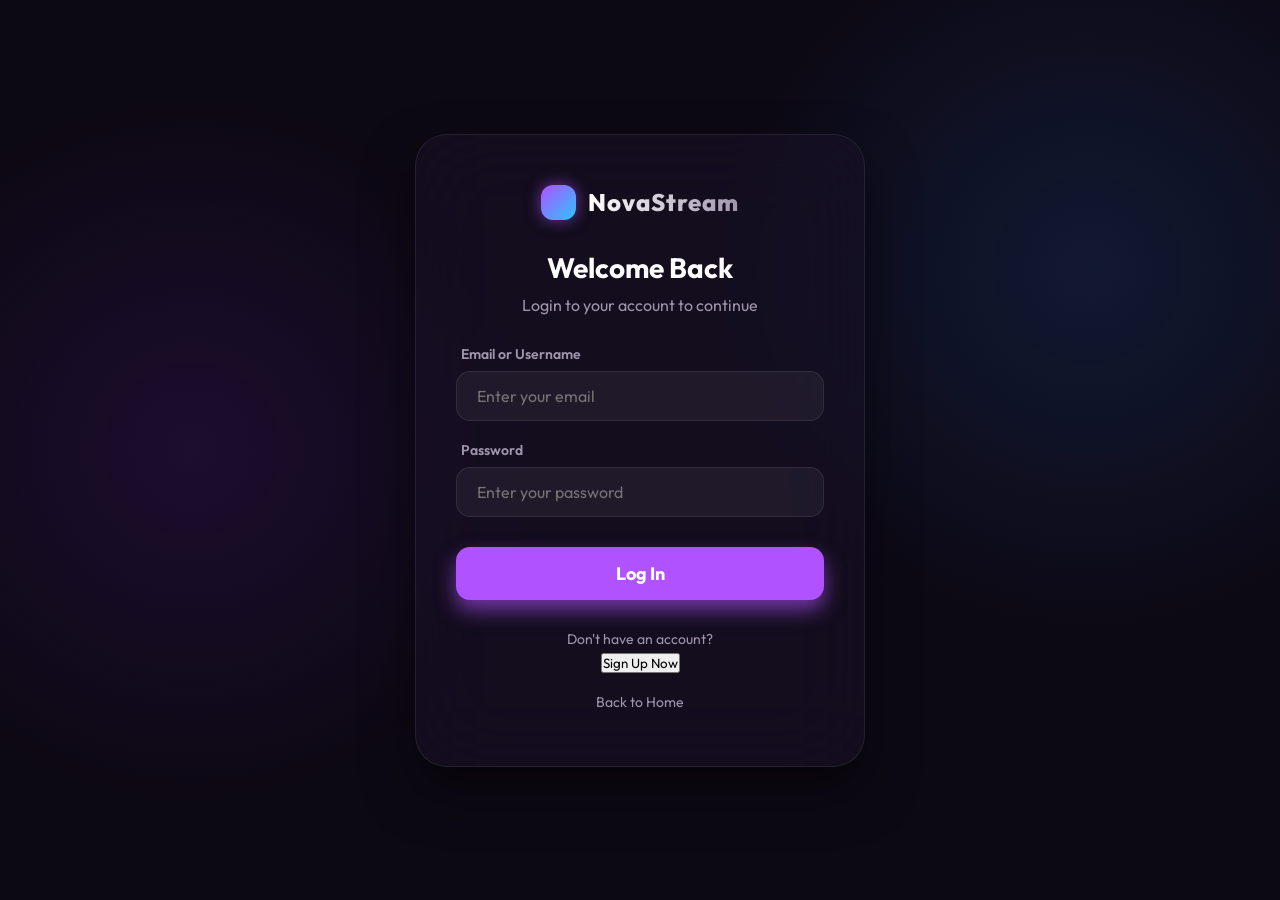
<file: login.html>
<!DOCTYPE html>
<html lang="en">
<head>
    <meta charset="UTF-8">
    <meta name="viewport" content="width=device-width, initial-scale=1.0">
    <title>Login - NovaStream</title>
    <link rel="stylesheet" href="style.css">
</head>
<body class="auth-body">
    <div class="glass-background"></div>
    
    <div class="auth-card">
        <div class="logo-area">
            <div class="logo-icon"></div>
            <span class="logo-text">NovaStream</span>
        </div>
        
        <h1>Welcome Back</h1>
        <p>Login to your account to continue</p>
        
        <form class="auth-form" onsubmit="event.preventDefault(); window.location.href='index.html';">
            <div class="input-group">
                <label for="email">Email or Username</label>
                <input type="text" id="email" class="auth-input" placeholder="Enter your email" required>
            </div>
            
            <div class="input-group">
                <label for="password">Password</label>
                <input type="password" id="password" class="auth-input" placeholder="Enter your password" required>
            </div>
            
            <button type="submit" class="auth-btn">Log In</button>
        </form>
        
        <div class="auth-footer">
            <p>Don't have an account?</p>
            <a href="signup.html"><button class="signup-alt-btn">Sign Up Now</button></a>
            <p style="margin-top: 20px;"><a href="index.html" style="color:var(--text-secondary); font-weight: 400;">Back to Home</a></p>
        </div>
    </div>
    <script src="auth.js"></script>
    <script>
        document.querySelector('.auth-form').addEventListener('submit', function(e) {
            e.preventDefault();
            
            const email = document.getElementById('email').value;
            const password = document.getElementById('password').value;
            
            const result = Auth.login(email, password);
            
            if (result.success) {
                sessionStorage.setItem('login_success', 'true');
                window.location.href = 'index.html';
            } else {
                alert(result.message);
            }
        });
    </script>
</body>
</html>
</file>
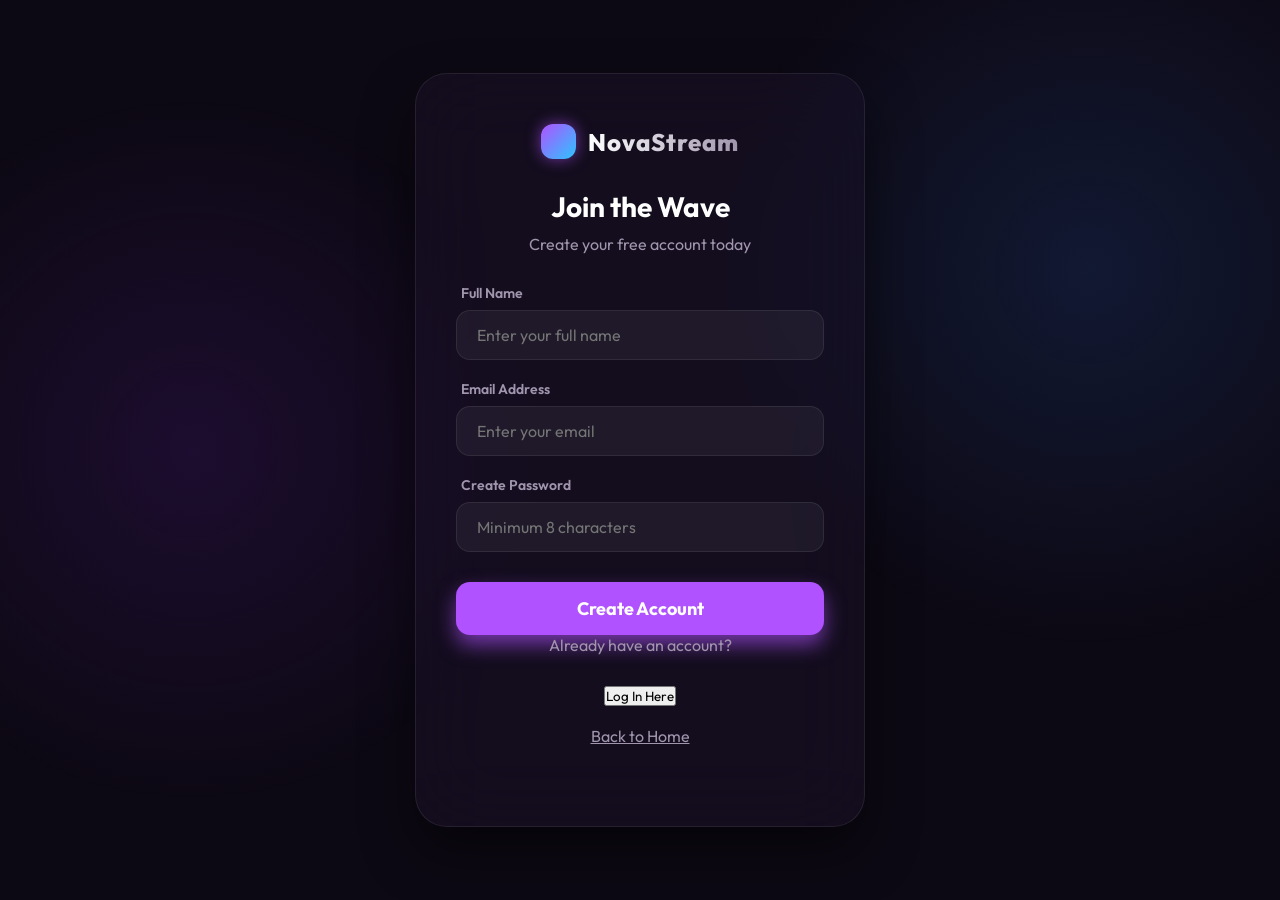
<file: signup.html>
<!DOCTYPE html>
<html lang="en">
<head>
    <meta charset="UTF-8">
    <meta name="viewport" content="width=device-width, initial-scale=1.0">
    <title>Sign up - NovaStream</title>
    <link rel="stylesheet" href="style.css">
</head>
<body class="auth-body">
    <div class="glass-background"></div>
    
    <div class="auth-card">
        <div class="logo-area">
            <div class="logo-icon"></div>
            <span class="logo-text">NovaStream</span>
        </div>
        
        <h1>Join the Wave</h1>
        <p>Create your free account today</p>
        
        <form class="auth-form" onsubmit="event.preventDefault(); window.location.href='index.html';">
            <div class="input-group">
                <label for="name">Full Name</label>
                <input type="text" id="name" class="auth-input" placeholder="Enter your full name" required>
            </div>
            
            <div class="input-group">
                <label for="email">Email Address</label>
                <input type="email" id="email" class="auth-input" placeholder="Enter your email" required>
            </div>
            
            <div class="input-group">
                <label for="password">Create Password</label>
                <input type="password" id="password" class="auth-input" placeholder="Minimum 8 characters" required>
            </div>
            
            <button type="submit" class="auth-btn">Create Account</button>
        </form>
            <p>Already have an account?</p>
            <a href="login.html"><button class="signup-alt-btn">Log In Here</button></a>
            <p style="margin-top: 20px;"><a href="index.html" style="color:var(--text-secondary); font-weight: 400;">Back to Home</a></p>
        </div>
    </div>
    <script src="auth.js"></script>
    <script>
        document.querySelector('.auth-form').addEventListener('submit', function(e) {
            e.preventDefault();
            
            const name = document.getElementById('name').value;
            const email = document.getElementById('email').value;
            const password = document.getElementById('password').value;
            
            if (password.length < 8) {
                alert('Password must be at least 8 characters long.');
                return;
            }
            
            const result = Auth.register(name, email, password);
            
            if (result.success) {
                // Auto-login after signup
                Auth.login(email, password);
                sessionStorage.setItem('login_success', 'true');
                window.location.href = 'index.html';
            } else {
                alert(result.message);
            }
        });
    </script>
</body>
</html>
</file>
<file: style.css>
﻿@import url('https://fonts.googleapis.com/css2?family=Outfit:wght@300;400;500;600;700;800&display=swap');

:root {
    --bg-color: #0d0914;
    --glass-bg: rgba(30, 20, 45, 0.4);
    --glass-border: rgba(255, 255, 255, 0.08);
    --accent: #b052ff;
    --accent-glow: rgba(176, 82, 255, 0.6);
    --text-primary: #ffffff;
    --text-secondary: #a095ad;
    --player-bg: rgba(20, 15, 30, 0.85);
}

* {
    padding: 0;
    margin: 0;
    box-sizing: border-box;
    font-family: 'Outfit', sans-serif;
}

body {
    background-color: var(--bg-color);
    color: var(--text-primary);
    overflow: hidden;
}

/* Dynamic Glass Background */
.glass-background {
    position: fixed;
    top: 0;
    left: 0;
    width: 100vw;
    height: 100vh;
    background: radial-gradient(circle at 15% 50%, rgba(119, 39, 205, 0.15), transparent 30%),
        radial-gradient(circle at 85% 30%, rgba(45, 118, 230, 0.15), transparent 30%);
    z-index: -1;
    pointer-events: none;
}

.app-container {
    display: flex;
    flex-direction: column;
    height: 100vh;
    width: 100vw;
}

/* --------- TOP NAVIGATION --------- */
.top-nav {
    display: flex;
    justify-content: space-between;
    align-items: center;
    padding: 15px 40px;
    background: var(--glass-bg);
    backdrop-filter: blur(20px);
    -webkit-backdrop-filter: blur(20px);
    border-bottom: 1px solid var(--glass-border);
    z-index: 100;
}

.logo-area {
    display: flex;
    align-items: center;
    gap: 12px;
}

.logo-icon {
    width: 35px;
    height: 35px;
    background: linear-gradient(135deg, #b052ff, #2dc4ff);
    border-radius: 12px;
    box-shadow: 0 0 15px var(--accent-glow);
}

.logo-text {
    font-size: 24px;
    font-weight: 800;
    background: linear-gradient(to right, #ffffff, #a095ad);
    -webkit-background-clip: text;
    background-clip: text;
    -webkit-text-fill-color: transparent;
    letter-spacing: 1px;
}

.nav-links ul {
    display: flex;
    gap: 30px;
    list-style: none;
    align-items: center;
}

.nav-links li {
    font-weight: 500;
    color: var(--text-secondary);
    cursor: pointer;
    transition: color 0.3s;
    font-size: 16px;
    display: flex;
    align-items: center;
    gap: 8px;
}

.nav-links li:hover,
.nav-links li.active {
    color: var(--text-primary);
}

#searchItem {
    background: rgba(255, 255, 255, 0.05);
    padding: 8px 16px;
    border-radius: 20px;
    border: 1px solid transparent;
    transition: all 0.3s;
}

#searchItem:hover,
#searchItem.expanded {
    border-color: var(--glass-border);
    background: rgba(255, 255, 255, 0.1);
}

#searchInput {
    display: none;
    background: transparent;
    border: none;
    outline: none;
    color: white;
    width: 150px;
    font-family: 'Outfit';
    font-size: 15px;
}

#searchItem.expanded #searchText {
    display: none;
}

#searchItem.expanded #searchInput {
    display: inline-block;
}

.icon {
    width: 20px;
    filter: invert(0.8);
}

.icon:hover {
    filter: invert(1);
}

.nav-buttons {
    display: flex;
    gap: 15px;
    align-items: center;
}

.signupbtn {
    background: transparent;
    color: var(--text-secondary);
    border: none;
    font-size: 16px;
    font-weight: 600;
    cursor: pointer;
    transition: color 0.3s;
}

.signupbtn:hover {
    color: white;
}

.loginbtn {
    background: white;
    color: black;
    border: none;
    padding: 10px 24px;
    border-radius: 25px;
    font-weight: 700;
    font-size: 16px;
    cursor: pointer;
    transition: transform 0.2s, box-shadow 0.2s;
}

.loginbtn:hover {
    transform: translateY(-2px);
    box-shadow: 0 4px 15px rgba(255, 255, 255, 0.2);
}

.hamburgerContainer {
    display: none;
    cursor: pointer;
}

/* --------- MAIN CONTENT --------- */
.main-content {
    display: flex;
    flex: 1;
    overflow: hidden;
    height: calc(100vh - 70px);
}

.center-content {
    flex: 1;
    overflow-y: auto;
    padding: 30px 40px;
    padding-bottom: 150px; /* Space for player */
}

.center-content::-webkit-scrollbar {
    width: 8px;
}

.center-content::-webkit-scrollbar-thumb {
    background: rgba(255, 255, 255, 0.1);
    border-radius: 4px;
}

.hero-section {
    margin-bottom: 40px;
}

.hero-section h1 {
    font-size: 50px;
    font-weight: 800;
    margin-bottom: 10px;
}

.accent {
    color: var(--accent);
    text-shadow: 0 0 20px var(--accent-glow);
}

.hero-section p {
    color: var(--text-secondary);
    font-size: 18px;
}

.spotifyPlaylists h2 {
    font-size: 24px;
    margin-bottom: 20px;
    font-weight: 700;
}

.cardContainer {
    display: flex;
    flex-wrap: wrap;
    gap: 20px;
}

.card {
    background: var(--glass-bg);
    border: 1px solid var(--glass-border);
    backdrop-filter: blur(10px);
    border-radius: 16px;
    padding: 15px;
    width: calc(20% - 20px);
    min-width: 180px;
    cursor: pointer;
    transition: all 0.3s ease;
    position: relative;
    overflow: hidden;
}

.card img {
    width: 100%;
    aspect-ratio: 1/1;
    object-fit: cover;
    border-radius: 12px;
    margin-bottom: 15px;
    box-shadow: 0 10px 20px rgba(0, 0, 0, 0.3);
}

.card h2 {
    font-size: 16px;
    margin-bottom: 5px;
    white-space: nowrap;
    overflow: hidden;
    text-overflow: ellipsis;
}

.card p {
    font-size: 13px;
    color: var(--text-secondary);
    display: -webkit-box;
    -webkit-line-clamp: 2;
    line-clamp: 2;
    -webkit-box-orient: vertical;
    overflow: hidden;
}

.card:hover {
    transform: translateY(-5px);
    background: rgba(255, 255, 255, 0.05);
    border-color: rgba(255, 255, 255, 0.15);
}

.card .play {
    position: absolute;
    bottom: 85px;
    right: 25px;
    width: 45px;
    height: 45px;
    background: var(--accent);
    border-radius: 50%;
    display: flex;
    justify-content: center;
    align-items: center;
    opacity: 0;
    transform: translateY(10px);
    transition: all 0.3s ease;
    box-shadow: 0 5px 15px var(--accent-glow);
}

.card:hover .play {
    opacity: 1;
    transform: translateY(0);
}

/* --------- RIGHT SIDEBAR --------- */
.library-sidebar {
    width: 320px;
    background: rgba(15, 10, 20, 0.6);
    backdrop-filter: blur(30px);
    border-left: 1px solid var(--glass-border);
    display: flex;
    flex-direction: column;
    padding: 20px;
    transition: transform 0.3s ease;
}

.heading {
    display: flex;
    align-items: center;
    gap: 12px;
    margin-bottom: 25px;
}

.heading h2 {
    font-size: 18px;
    font-weight: 600;
}

.songlist {
    flex: 1;
    overflow-y: auto;
}

.songlist::-webkit-scrollbar {
    width: 4px;
}

.songlist::-webkit-scrollbar-thumb {
    background: rgba(255, 255, 255, 0.1);
    border-radius: 4px;
}

.songlist ul {
    list-style: none;
}

.songlist li {
    display: flex;
    align-items: center;
    gap: 15px;
    padding: 12px;
    background: rgba(255, 255, 255, 0.03);
    border: 1px solid transparent;
    border-radius: 12px;
    margin-bottom: 10px;
    cursor: pointer;
    transition: all 0.2s;
}

.songlist li:hover {
    background: rgba(255, 255, 255, 0.08);
    border-color: var(--glass-border);
}

.songlist .info {
    flex: 1;
    overflow: hidden;
}

.songlist .info div:first-child {
    font-size: 14px;
    font-weight: 500;
    white-space: nowrap;
    overflow: hidden;
    text-overflow: ellipsis;
}

.songlist .info div:last-child {
    font-size: 12px;
    color: var(--text-secondary);
}

.close-sidebar {
    display: none;
}

/* --------- FLOATING PLAYER --------- */
.now-playing-bar {
    position: fixed;
    bottom: 25px;
    left: 50%;
    transform: translateX(-50%);
    width: 90%;
    max-width: 1100px;
    background: rgba(20, 15, 30, 0.9);
    backdrop-filter: blur(40px);
    -webkit-backdrop-filter: blur(40px);
    border: 1px solid rgba(255, 255, 255, 0.15);
    border-radius: 30px;
    padding: 15px 30px;
    display: flex;
    justify-content: space-between;
    align-items: center;
    z-index: 2000;
    box-shadow: 0 20px 50px rgba(0, 0, 0, 0.8), 0 0 15px rgba(176, 82, 255, 0.1);
    overflow: hidden;
}

.songInfoWrapper {
    width: 30%;
    display: flex;
    align-items: center;
    gap: 15px;
    overflow: hidden;
}

#playerCover {
    width: 55px;
    height: 55px;
    border-radius: 10px;
    object-fit: cover;
    flex-shrink: 0;
    box-shadow: 0 4px 10px rgba(0,0,0,0.3);
}

.songInfo {
    font-weight: 700;
    font-size: 16px;
    color: #ffffff;
    white-space: nowrap;
    overflow: hidden;
    text-overflow: ellipsis;
    text-shadow: 0 2px 5px rgba(0, 0, 0, 0.8);
}

.playerControls {
    width: 40%;
    display: flex;
    flex-direction: column;
    align-items: center;
    gap: 8px;
}

.playbutton {
    display: flex;
    align-items: center;
    gap: 25px;
}

.playbutton .icon {
    width: 24px;
    cursor: pointer;
    transition: transform 0.2s;
    filter: invert(1);
    opacity: 0.8;
}

.playbutton .icon:hover {
    transform: scale(1.15);
    opacity: 1;
}

.play-btn {
    width: 40px !important;
    background: white;
    padding: 10px;
    border-radius: 50%;
    filter: invert(0) !important;
    opacity: 1 !important;
}

.play-btn:hover {
    transform: scale(1.1) !important;
    box-shadow: 0 0 15px var(--accent-glow);
}

.progress-container {
    display: flex;
    align-items: center;
    gap: 12px;
    width: 100%;
}

.songTime {
    font-size: 13px;
    color: rgba(255, 255, 255, 0.9);
    min-width: 90px;
    text-align: center;
    font-weight: 600;
    text-shadow: 0 1px 3px rgba(0,0,0,0.5);
}

.seekbar {
    flex: 1;
    height: 6px;
    background: rgba(255, 255, 255, 0.15);
    border-radius: 3px;
    position: relative;
    cursor: pointer;
}

.circle {
    width: 14px;
    height: 14px;
    background: var(--accent);
    border-radius: 50%;
    position: absolute;
    top: 50%;
    transform: translateY(-50%);
    left: 0;
    box-shadow: 0 0 12px var(--accent-glow);
    transition: left 0.1s linear;
}

.volumeControl {
    width: 25%;
    display: flex;
    justify-content: flex-end;
}

.volume {
    display: flex;
    align-items: center;
    gap: 12px;
}

.range input[type="range"] {
    -webkit-appearance: none;
    appearance: none;
    width: 100px;
    height: 4px;
    background: rgba(255, 255, 255, 0.2);
    border-radius: 2px;
    outline: none;
}

.range input[type="range"]::-webkit-slider-thumb {
    -webkit-appearance: none;
    appearance: none;
    width: 14px;
    height: 14px;
    border-radius: 50%;
    background: white;
    cursor: pointer;
    box-shadow: 0 2px 5px rgba(0,0,0,0.3);
}

/* --------- RESPONSIVE DESIGN --------- */
@media (max-width: 1000px) {
    .library-sidebar {
        position: fixed;
        right: -100%;
        top: 0;
        height: 100vh;
        z-index: 200;
        background: rgba(15, 10, 20, 0.95);
    }

    .library-sidebar.left {
        left: -100%;
    }

    .hamburgerContainer,
    .close-sidebar {
        display: block;
        cursor: pointer;
    }

    .close-sidebar {
        position: absolute;
        top: 20px;
        right: 20px;
    }

    .nav-links {
        display: none;
    }

    .card {
        width: calc(33.33% - 20px);
    }

    .now-playing-bar {
        width: 95%;
        flex-wrap: wrap;
        padding: 15px;
        bottom: 15px;
        border-radius: 20px;
    }

    .songInfoWrapper,
    .volumeControl {
        display: none;
    }

    .playerControls {
        width: 100%;
    }
}

@media (max-width: 600px) {
    .card {
        width: calc(50% - 10px);
    }

    .hero-section h1 {
        font-size: 32px;
    }
}

/* --------- AUTH PAGES (Login/Signup) --------- */
.auth-body {
    height: 100vh;
    display: flex;
    justify-content: center;
    align-items: center;
    overflow: auto;
}

.auth-card {
    background: var(--glass-bg);
    backdrop-filter: blur(40px);
    -webkit-backdrop-filter: blur(40px);
    border: 1px solid var(--glass-border);
    border-radius: 32px;
    padding: 50px 40px;
    width: 90%;
    max-width: 450px;
    box-shadow: 0 25px 50px rgba(0, 0, 0, 0.5);
    text-align: center;
    animation: authFadeIn 0.8s ease-out;
    margin: 20px;
}

@keyframes authFadeIn {
    from { opacity: 0; transform: translateY(20px); }
    to { opacity: 1; transform: translateY(0); }
}

.auth-card .logo-area {
    justify-content: center;
    margin-bottom: 30px;
}

.auth-card h1 {
    font-size: 28px;
    margin-bottom: 10px;
    font-weight: 700;
}

.auth-card p {
    color: var(--text-secondary);
    margin-bottom: 30px;
}

.auth-form {
    display: flex;
    flex-direction: column;
    gap: 20px;
}

.input-group {
    text-align: left;
    display: flex;
    flex-direction: column;
    gap: 8px;
}

.input-group label {
    font-size: 14px;
    font-weight: 600;
    color: var(--text-secondary);
    margin-left: 5px;
}

.auth-input {
    background: rgba(255, 255, 255, 0.05);
    border: 1px solid var(--glass-border);
    border-radius: 14px;
    padding: 14px 20px;
    color: white;
    font-family: 'Outfit';
    font-size: 16px;
    transition: all 0.3s;
}

.auth-input:focus {
    outline: none;
    border-color: var(--accent);
    background: rgba(255, 255, 255, 0.1);
    box-shadow: 0 0 15px rgba(176, 82, 255, 0.2);
}

.auth-btn {
    background: var(--accent);
    color: white;
    border: none;
    border-radius: 14px;
    padding: 15px;
    font-size: 18px;
    font-weight: 700;
    cursor: pointer;
    transition: all 0.3s;
    margin-top: 10px;
    box-shadow: 0 10px 20px var(--accent-glow);
}

.auth-btn:hover {
    transform: translateY(-2px);
    box-shadow: 0 15px 25px var(--accent-glow);
}

.auth-footer {
    margin-top: 30px;
    font-size: 14px;
    color: var(--text-secondary);
}

.auth-footer a {
    color: var(--accent);
    text-decoration: none;
    font-weight: 600;
    transition: color 0.3s;
}

.auth-footer a:hover {
    color: white;
}

/* --------- AUTH UI (In main app) --------- */
.user-profile {
    display: flex;
    align-items: center;
    gap: 15px;
    background: rgba(255, 255, 255, 0.05);
    padding: 5px 15px;
    border-radius: 40px;
    border: 1px solid rgba(255, 255, 255, 0.1);
}

.user-avatar {
    width: 32px;
    height: 32px;
    background: var(--accent);
    color: white;
    border-radius: 50%;
    display: flex;
    justify-content: center;
    align-items: center;
    box-shadow: 0 0 10px var(--accent-glow);
}

.user-name {
    color: var(--text-primary);
    font-weight: 600;
    font-size: 14px;
}

.logoutbtn {
    background: transparent;
    color: var(--text-secondary);
    border: none;
    padding: 8px 0;
    cursor: pointer;
    font-size: 13px;
    font-weight: 600;
    transition: all 0.3s ease;
}

.logoutbtn:hover {
    color: #ff4d4d;
}

/* --------- TOAST NOTIFICATIONS --------- */
.toast {
    position: fixed;
    top: 30px;
    left: 50%;
    transform: translate(-50%, -50px);
    background: #1e1e2e;
    color: white;
    padding: 12px 24px;
    border-radius: 50px;
    font-weight: 600;
    font-size: 14px;
    z-index: 9999;
    box-shadow: 0 10px 30px rgba(0, 0, 0, 0.5);
    border: 1px solid rgba(255, 255, 255, 0.1);
    opacity: 0;
    transition: all 0.5s cubic-bezier(0.68, -0.55, 0.265, 1.55);
}

.toast.show {
    opacity: 1;
    transform: translate(-50%, 0);
}

.toast-content {
    display: flex;
    align-items: center;
    gap: 12px;
}

.toast-icon {
    width: 24px;
    height: 24px;
    background: var(--accent);
    color: white;
    border-radius: 50%;
    display: flex;
    justify-content: center;
    align-items: center;
    font-size: 12px;
}

.toast-success .toast-icon { background: #00c853; }
.toast-error .toast-icon { background: #ff3d00; }

.auth-footer p {
    margin-bottom: 5px;
/* --------- MODAL SYSTEM --------- */
.modal-overlay {
    position: fixed;
    top: 0;
    left: 0;
    width: 100%;
    height: 100%;
    background: rgba(0, 0, 0, 0.85);
    backdrop-filter: blur(8px);
    display: none;
    justify-content: center;
    align-items: center;
    z-index: 10000;
    opacity: 0;
    transition: opacity 0.3s ease;
}

.modal-overlay.show {
    display: flex;
    opacity: 1;
}

.modal-content {
    background: rgba(30, 20, 50, 0.8);
    backdrop-filter: blur(40px);
    border: 1px solid rgba(255, 255, 255, 0.1);
    padding: 40px;
    border-radius: 32px;
    text-align: center;
    max-width: 400px;
    width: 90%;
    transform: scale(0.8);
    transition: transform 0.4s cubic-bezier(0.34, 1.56, 0.64, 1);
    box-shadow: 0 25px 60px rgba(0, 0, 0, 0.6);
}

.modal-overlay.show .modal-content {
    transform: scale(1);
}

.modal-icon {
    font-size: 50px;
    margin-bottom: 20px;
}

.modal-content h2 {
    font-size: 24px;
    margin-bottom: 10px;
    color: white;
}

.modal-content p {
    color: rgba(255, 255, 255, 0.7);
    margin-bottom: 30px;
}

.modal-btn {
    background: #b052ff;
    color: white;
    border: none;
    padding: 12px 30px;
    border-radius: 50px;
    font-weight: 700;
    cursor: pointer;
    transition: transform 0.2s, box-shadow 0.2s;
    box-shadow: 0 0 20px rgba(176, 82, 255, 0.3);
}

.modal-btn:hover {
    transform: scale(1.05);
    box-shadow: 0 0 30px rgba(176, 82, 255, 0.5);
}

/* --------- AUTH ALTERNATIVE BUTTONS --------- */
.signup-alt-btn {
    background: transparent;
    color: var(--accent);
    border: 1px solid var(--accent);
    padding: 10px 24px;
    border-radius: 14px;
    font-weight: 600;
    cursor: pointer;
    margin-top: 10px;
    transition: all 0.3s;
    font-family: "Outfit";
}

.signup-alt-btn:hover {
    background: var(--accent);
    color: white;
    box-shadow: 0 0 15px var(--accent-glow);
    transform: translateY(-2px);
}
</file>
